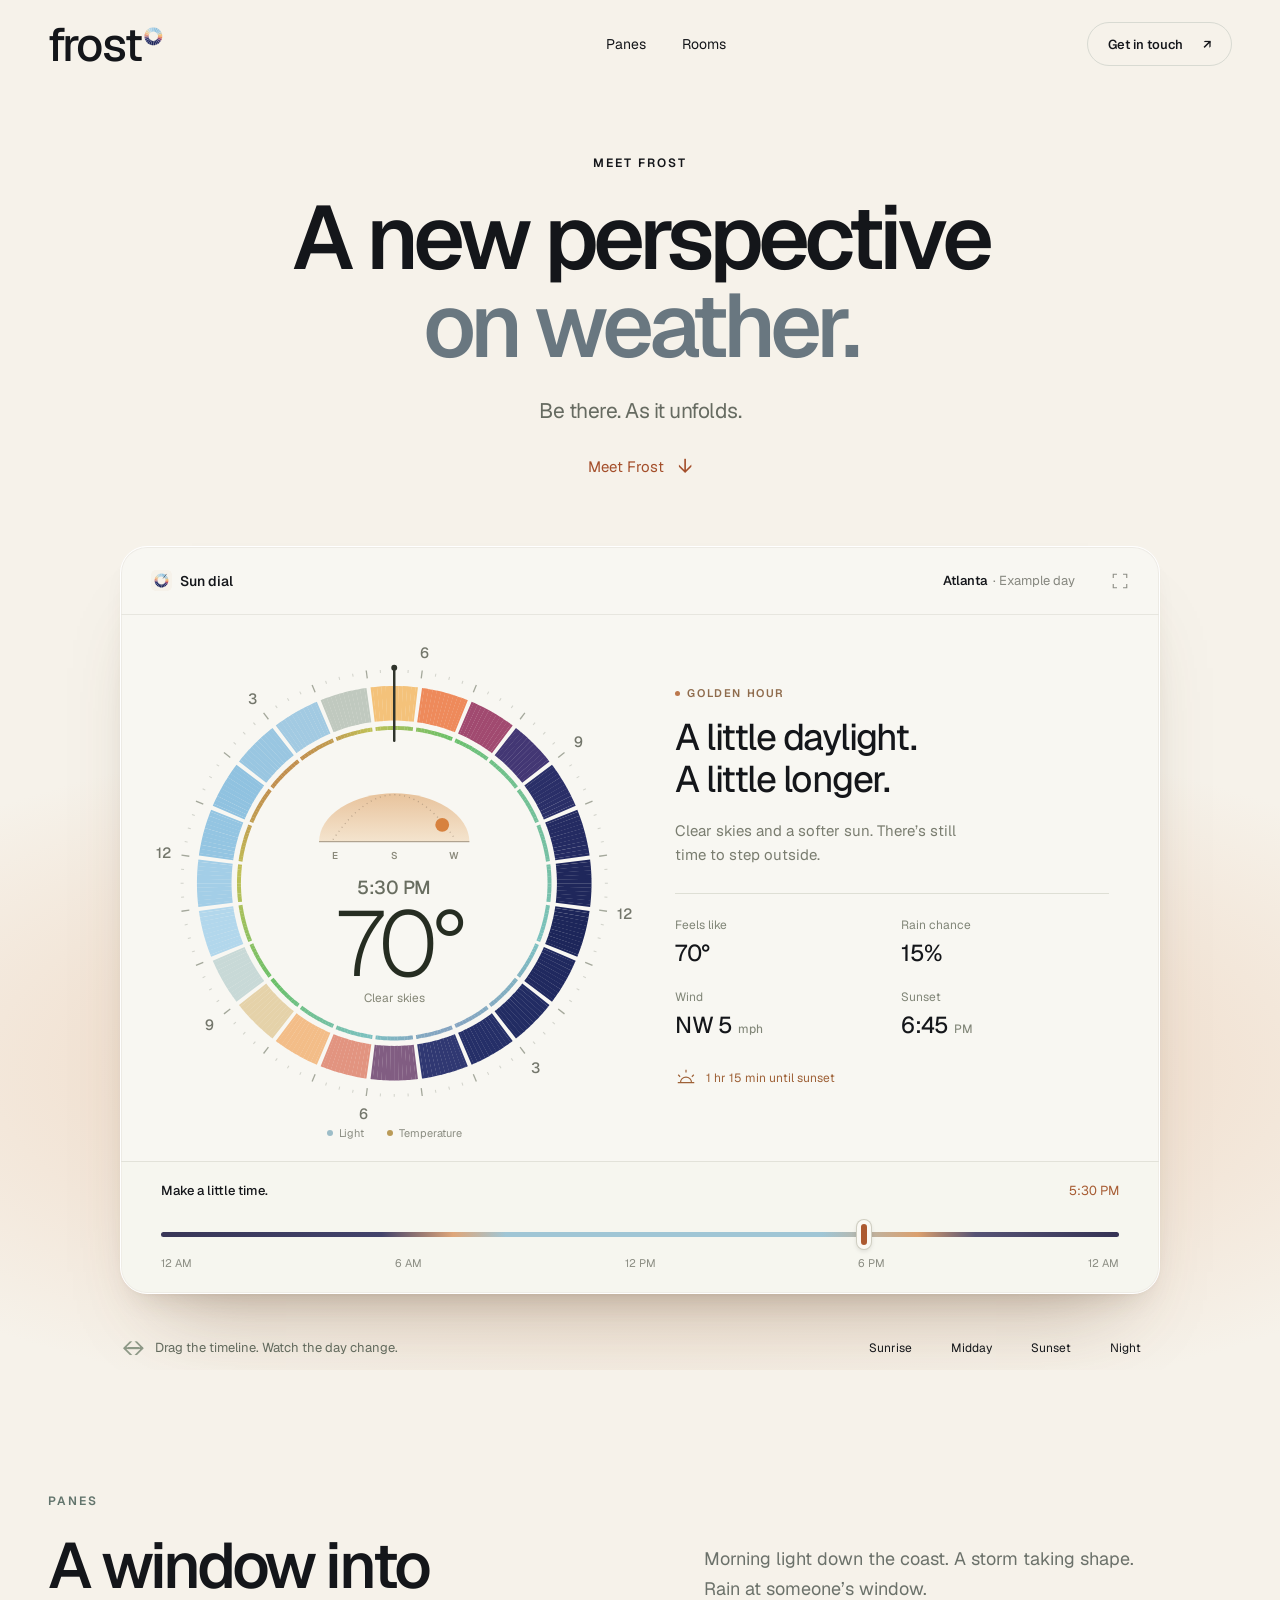
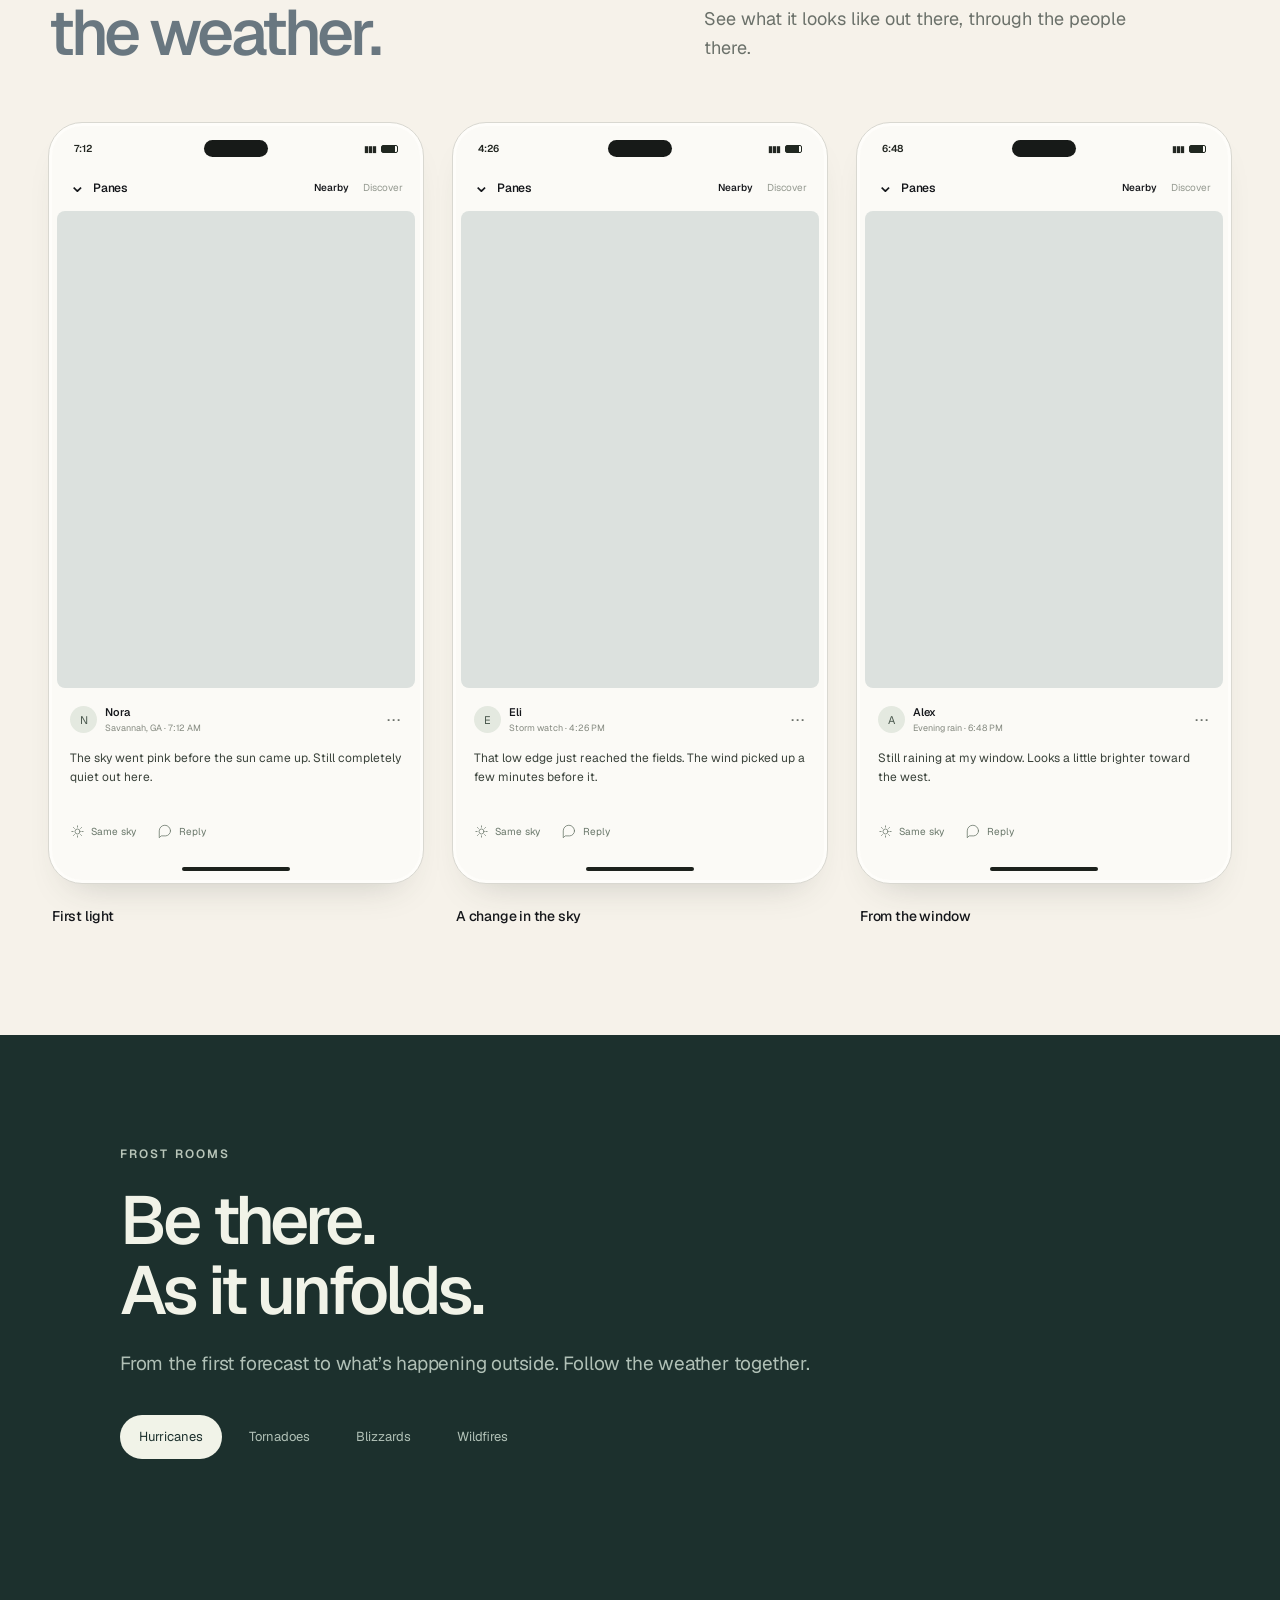
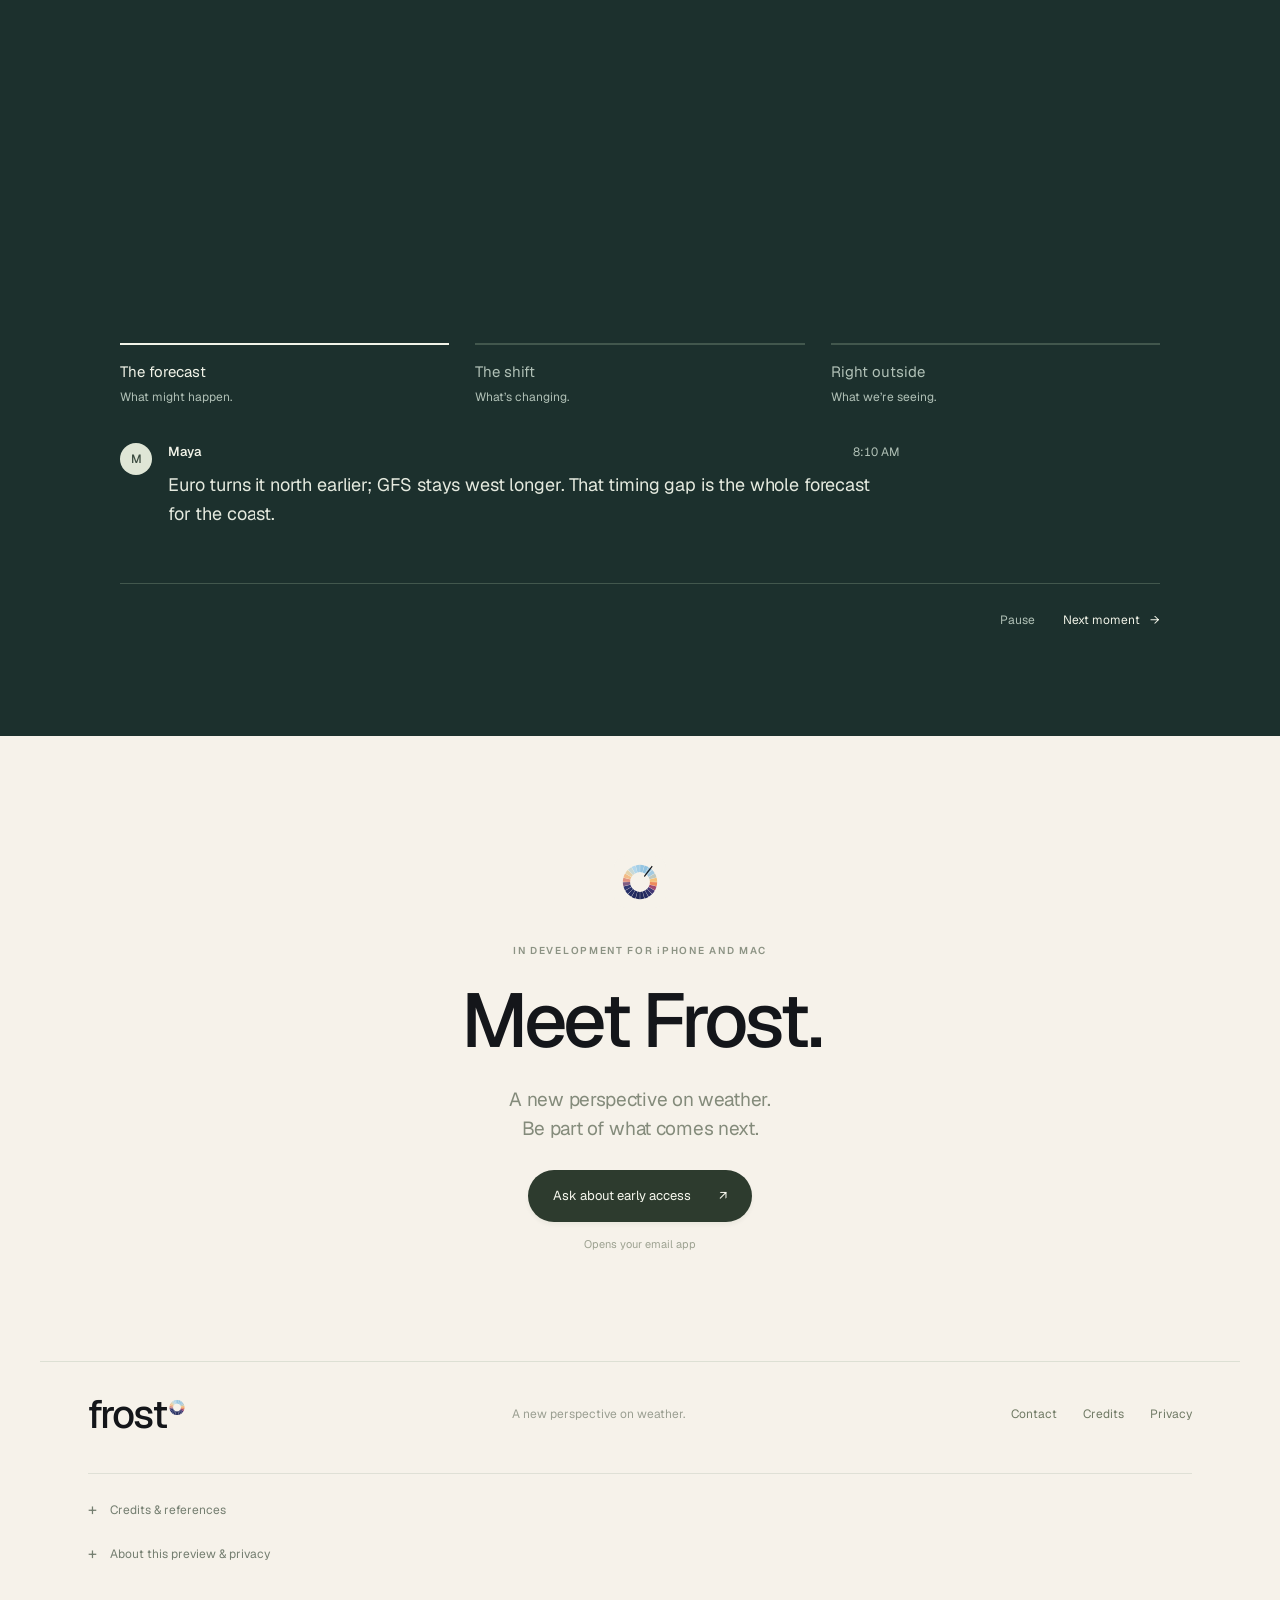
<file: index.html>
<!doctype html>
<html lang="en">
<head>
<meta charset="utf-8"><meta name="viewport" content="width=device-width,initial-scale=1">
<title>Frost — A new perspective on weather.</title>
<meta name="description" content="Meet Frost, in development for iPhone and Mac. A new perspective on weather. Be there. As it unfolds.">
<meta name="theme-color" content="#F6F2EA"><meta name="referrer" content="strict-origin-when-cross-origin">
<meta http-equiv="Content-Security-Policy" content="default-src 'self'; img-src 'self'; font-src 'self'; script-src 'self'; style-src 'self'; connect-src 'none'; base-uri 'none'; form-action 'none'; object-src 'none'">
<link rel="canonical" href="https://frostweather.com/"><meta property="og:type" content="website"><meta property="og:title" content="Frost — A new perspective on weather."><meta property="og:description" content="A new perspective on weather. In development for iPhone and Mac."><meta property="og:url" content="https://frostweather.com/"><meta property="og:image" content="https://frostweather.com/assets/frost-icon.png"><meta name="twitter:card" content="summary">
<link rel="icon" type="image/svg+xml" href="assets/frost-dial.svg?v=17"><link rel="preload" as="font" href="assets/geist.ttf" type="font/ttf" crossorigin><link rel="stylesheet" href="styles.css?v=panes2"><script src="site.js?v=panes2" defer></script>
</head>
<body>
<a class="skip-link" href="#hour-slider">Skip to interactive preview</a>
<header class="site-header"><a class="brand" href="#top" aria-label="Frost home"><svg class="brand-wordmark" aria-hidden="true" focusable="false" xmlns="http://www.w3.org/2000/svg" width="620" height="198" viewBox="30 0 2480 790"><text x="0" y="760" font-family="Geist, sans-serif" font-weight="500" font-size="1000" letter-spacing="-45" fill="#14161A">frost</text><path d="M2279.35 429.98A190 190 0 0 1 2235.39 424.19L2257.47 336.94A100 100 0 0 0 2280.6 339.99Z" fill="#1D265A"></path><path d="M2230.27 422.82A190 190 0 0 1 2189.31 405.86L2233.21 327.29A100 100 0 0 0 2254.77 336.22Z" fill="#20295F"></path><path d="M2184.71 403.2A190 190 0 0 1 2149.54 376.21L2212.28 311.69A100 100 0 0 0 2230.8 325.9Z" fill="#222C63"></path><path d="M2145.79 372.46A190 190 0 0 1 2118.8 337.29L2196.1 291.2A100 100 0 0 0 2210.31 309.72Z" fill="#252F68"></path><path d="M2116.14 332.69A190 190 0 0 1 2099.18 291.73L2185.78 267.23A100 100 0 0 0 2194.71 288.79Z" fill="#303872"></path><path d="M2097.81 286.61A190 190 0 0 1 2092.02 242.65L2182.01 241.4A100 100 0 0 0 2185.06 264.53Z" fill="#815D82"></path><path d="M2092.02 237.35A190 190 0 0 1 2097.81 193.39L2185.06 215.47A100 100 0 0 0 2182.01 238.6Z" fill="#E29480"></path><path d="M2099.18 188.27A190 190 0 0 1 2116.14 147.31L2194.71 191.21A100 100 0 0 0 2185.78 212.77Z" fill="#F3BD88"></path><path d="M2118.8 142.71A190 190 0 0 1 2145.79 107.54L2210.31 170.28A100 100 0 0 0 2196.1 188.8Z" fill="#E5D2A9"></path><path d="M2149.54 103.79A190 190 0 0 1 2184.71 76.8L2230.8 154.1A100 100 0 0 0 2212.28 168.31Z" fill="#C8D9D7"></path><path d="M2189.31 74.14A190 190 0 0 1 2230.27 57.18L2254.77 143.78A100 100 0 0 0 2233.21 152.71Z" fill="#B2D7EC"></path><path d="M2235.39 55.81A190 190 0 0 1 2279.35 50.02L2280.6 140.01A100 100 0 0 0 2257.47 143.06Z" fill="#A3CEE7"></path><path d="M2284.65 50.02A190 190 0 0 1 2328.61 55.81L2306.53 143.06A100 100 0 0 0 2283.4 140.01Z" fill="#94C5E2"></path><path d="M2333.73 57.18A190 190 0 0 1 2374.69 74.14L2330.79 152.71A100 100 0 0 0 2309.23 143.78Z" fill="#90C2E0"></path><path d="M2379.29 76.8A190 190 0 0 1 2414.46 103.79L2351.72 168.31A100 100 0 0 0 2333.2 154.1Z" fill="#99C6E1"></path><path d="M2418.21 107.54A190 190 0 0 1 2445.2 142.71L2367.9 188.8A100 100 0 0 0 2353.69 170.28Z" fill="#A2CAE2"></path><path d="M2447.86 147.31A190 190 0 0 1 2464.82 188.27L2378.22 212.77A100 100 0 0 0 2369.29 191.21Z" fill="#C0C9BF"></path><path d="M2466.19 193.39A190 190 0 0 1 2471.98 237.35L2381.99 238.6A100 100 0 0 0 2378.94 215.47Z" fill="#F4C27A"></path><path d="M2471.98 242.65A190 190 0 0 1 2466.19 286.61L2378.94 264.53A100 100 0 0 0 2381.99 241.4Z" fill="#EE8A5B"></path><path d="M2464.82 291.73A190 190 0 0 1 2447.86 332.69L2369.29 288.79A100 100 0 0 0 2378.22 267.23Z" fill="#A14A70"></path><path d="M2445.2 337.29A190 190 0 0 1 2418.21 372.46L2353.69 309.72A100 100 0 0 0 2367.9 291.2Z" fill="#433774"></path><path d="M2414.46 376.21A190 190 0 0 1 2379.29 403.2L2333.2 325.9A100 100 0 0 0 2351.72 311.69Z" fill="#2A2F68"></path><path d="M2374.69 405.86A190 190 0 0 1 2333.73 422.82L2309.23 336.22A100 100 0 0 0 2330.79 327.29Z" fill="#242B62"></path><path d="M2328.61 424.19A190 190 0 0 1 2284.65 429.98L2283.4 339.99A100 100 0 0 0 2306.53 336.94Z" fill="#1F275B"></path><circle cx="2282" cy="240" r="190.5" fill="none" stroke="#14161A" stroke-opacity=".14" stroke-width="3"></circle>
</svg></a><nav aria-label="Main navigation"><a href="#panes">Panes</a><a href="#rooms">Rooms</a></nav><a class="nav-cta" href="#access">Get in touch <span aria-hidden="true">↗</span></a></header>
<main id="top">
<section class="hero" aria-labelledby="hero-title">
<div class="hero-copy"><p class="eyebrow">MEET FROST</p><h1 id="hero-title">A new perspective<br><span>on weather.</span></h1><p class="hero-description">Be there. As it unfolds.</p><a href="#dial" class="hero-link">Meet Frost <span aria-hidden="true">↓</span></a></div>
<div class="product-stage" id="dial" data-phase="golden"><span id="fp-app" class="anchor-alias"></span><div class="ambient" aria-hidden="true"></div>
<div class="product-window">
<div class="window-bar"><div class="window-title"><img src="assets/frost-dial.svg" alt=""><strong>Sun dial</strong></div><div class="window-location">Atlanta <span>Example day</span></div><svg class="window-expand" width="18" height="18" viewBox="0 0 24 24" fill="none" stroke="currentColor" stroke-width="1.5" aria-hidden="true"><path d="M8 3H3v5m13-5h5v5M3 16v5h5m13-5v5h-5"/></svg></div>
<div class="sky-canvas"><div class="dial-wrap">
<svg class="sky-dial" viewBox="0 0 500 500" role="img" aria-labelledby="dial-title dial-desc"><title id="dial-title">Frost’s 24-hour daylight and weather dial</title><desc id="dial-desc">Each colored segment represents an hour of light. The narrow inner band shows temperature. Use the slider below to move through the day.</desc><defs><linearGradient id="dome-gradient" x1="0" y1="0" x2="0" y2="1"><stop id="dome-top" stop-color="#e8c39c"/><stop id="dome-bottom" offset="1" stop-color="#f4e4ce"/></linearGradient></defs><g id="dial-hours"></g><g id="dial-temp"></g><g id="dial-ticks"></g><g id="dial-labels"></g><line x1="250" y1="32" x2="250" y2="106" class="dial-needle"/><circle cx="250" cy="32" r="3" class="needle-tip"/>
<g class="sun-diagram"><path d="M174 208 A76 49 0 0 1 326 208Z" fill="url(#dome-gradient)"/><path d="M188 206 Q250 115 312 206" fill="none" stroke="#8c7965" stroke-opacity=".5" stroke-width="1.3" stroke-dasharray="1 4"/><path d="M174 208H326" stroke="#9f927f" stroke-width="1"/><circle id="sun-dot" cx="302" cy="190" r="7" fill="#d7823f"/><circle id="moon-dot" cx="250" cy="169" r="6" fill="#f5f1df" opacity="0"/><text x="190" y="226">E</text><text x="250" y="226">S</text><text x="310" y="226">W</text></g>
<text id="dial-time" x="250" y="261" class="dial-time" text-anchor="middle">5:30 PM</text><text id="dial-temp-text" x="255" y="344" class="dial-temperature" text-anchor="middle">70°</text><text id="dial-condition" x="250" y="370" class="dial-condition" text-anchor="middle">Clear skies</text></svg>
<div class="dial-key" aria-hidden="true"><span><i></i>Light</span><span><i></i>Temperature</span></div></div>
<div class="sky-summary"><p class="summary-eyebrow"><span id="phase-dot"></span><span id="sky-phase">GOLDEN HOUR</span></p><h2 id="sky-line">A little daylight.<br>A little longer.</h2><p id="sky-description">Clear skies and a softer sun. There’s still time to step outside.</p><dl class="weather-details"><div><dt>Feels like</dt><dd id="feels">70°</dd></div><div><dt>Rain chance</dt><dd id="rain">15%</dd></div><div><dt>Wind</dt><dd id="wind">NW 5 <span>mph</span></dd></div><div><dt>Sunset</dt><dd>6:45 <span>PM</span></dd></div></dl><div class="light-remaining"><svg width="22" height="22" viewBox="0 0 24 24" fill="none" stroke="currentColor" stroke-width="1.3" aria-hidden="true"><path d="M3 17h18M6 17a6 6 0 0 1 12 0M12 3v3M3.5 8.5l2.1 2.1m12.8 0 2.1-2.1"/></svg><span id="light">1 hr 15 min until sunset</span></div></div></div>
<div class="scrubber"><div class="scrubber-top"><label for="hour-slider">Make a little time.</label><output id="scrub-time" for="hour-slider">5:30 PM</output></div><div class="range-wrap"><input id="hour-slider" type="range" min="0" max="23.75" step="0.25" value="17.5" aria-label="Explore an hour of the example day" aria-valuetext="5:30 PM"><div class="range-marks" aria-hidden="true"><span>12 AM</span><span>6 AM</span><span>12 PM</span><span>6 PM</span><span>12 AM</span></div></div></div>
</div>
<div class="preview-footer"><p><span class="drag-icon" aria-hidden="true">↔</span> Drag the timeline. Watch the day change.</p><div class="presets" aria-label="Choose a time of day"><button type="button" data-hour="7.25">Sunrise</button><button type="button" data-hour="14">Midday</button><button type="button" data-hour="18.75">Sunset</button><button type="button" data-hour="22">Night</button></div></div>
</div>
</section>
<section id="panes" class="panes-section section-wrap" aria-labelledby="panes-title"><div class="panes-intro"><div><p class="eyebrow">PANES</p><h2 id="panes-title">A window into<br><span>the weather.</span></h2></div><p>Morning light down the coast. A storm taking shape. Rain at someone’s window.<br>See what it looks like out there, through the people there.</p></div><div class="panes-gallery" role="group" aria-label="Three illustrative Panes app mock-ups"><figure class="pane-example"><div class="pane-device"><div class="pane-status" aria-hidden="true"><span>7:12</span><span class="pane-island"></span><span class="pane-reception">▮▮▮ <span class="pane-battery"></span></span></div><div class="pane-appbar"><span class="pane-back" aria-hidden="true">⌄</span><strong>Panes</strong><span class="pane-scope">Nearby <span>Discover</span></span></div><div class="pane-image"><img src="assets/pane-first-light.jpg" width="1080" height="810" loading="lazy" decoding="async" alt="A purple dawn sky and palms reflected in the still moat at Fort Pulaski near Savannah."></div><div class="pane-post"><div class="pane-author"><span class="pane-avatar" aria-hidden="true">N</span><div><strong>Nora</strong><span>Savannah, GA · 7:12 AM</span></div><span class="pane-more" aria-hidden="true">···</span></div><p>The sky went pink before the sun came up. Still completely quiet out here.</p><div class="pane-actions" aria-hidden="true"><span><svg viewBox="0 0 24 24" aria-hidden="true"><path d="M12 3v2m0 14v2M3 12h2m14 0h2M5.6 5.6 7 7m10 10 1.4 1.4M5.6 18.4 7 17M17 7l1.4-1.4"/><circle cx="12" cy="12" r="4"/></svg>Same sky</span><span><svg viewBox="0 0 24 24" aria-hidden="true"><path d="M20 11a8 8 0 0 1-8 8H5l-3 3V11a9 9 0 0 1 18 0Z"/></svg>Reply</span></div></div><div class="pane-home" aria-hidden="true"></div></div><figcaption><strong>First light</strong></figcaption></figure><figure class="pane-example"><div class="pane-device"><div class="pane-status" aria-hidden="true"><span>4:26</span><span class="pane-island"></span><span class="pane-reception">▮▮▮ <span class="pane-battery"></span></span></div><div class="pane-appbar"><span class="pane-back" aria-hidden="true">⌄</span><strong>Panes</strong><span class="pane-scope">Nearby <span>Discover</span></span></div><div class="pane-image"><img src="assets/pane-storm-front.jpg" width="1080" height="810" loading="lazy" decoding="async" alt="A layered shelf cloud arching over a young cornfield."></div><div class="pane-post"><div class="pane-author"><span class="pane-avatar" aria-hidden="true">E</span><div><strong>Eli</strong><span>Storm watch · 4:26 PM</span></div><span class="pane-more" aria-hidden="true">···</span></div><p>That low edge just reached the fields. The wind picked up a few minutes before it.</p><div class="pane-actions" aria-hidden="true"><span><svg viewBox="0 0 24 24" aria-hidden="true"><path d="M12 3v2m0 14v2M3 12h2m14 0h2M5.6 5.6 7 7m10 10 1.4 1.4M5.6 18.4 7 17M17 7l1.4-1.4"/><circle cx="12" cy="12" r="4"/></svg>Same sky</span><span><svg viewBox="0 0 24 24" aria-hidden="true"><path d="M20 11a8 8 0 0 1-8 8H5l-3 3V11a9 9 0 0 1 18 0Z"/></svg>Reply</span></div></div><div class="pane-home" aria-hidden="true"></div></div><figcaption><strong>A change in the sky</strong></figcaption></figure><figure class="pane-example"><div class="pane-device"><div class="pane-status" aria-hidden="true"><span>6:48</span><span class="pane-island"></span><span class="pane-reception">▮▮▮ <span class="pane-battery"></span></span></div><div class="pane-appbar"><span class="pane-back" aria-hidden="true">⌄</span><strong>Panes</strong><span class="pane-scope">Nearby <span>Discover</span></span></div><div class="pane-image"><img src="assets/pane-rain-window.jpg" width="1080" height="811" loading="lazy" decoding="async" alt="Rain on a window blurring city lights into colorful bokeh at dusk."></div><div class="pane-post"><div class="pane-author"><span class="pane-avatar" aria-hidden="true">A</span><div><strong>Alex</strong><span>Evening rain · 6:48 PM</span></div><span class="pane-more" aria-hidden="true">···</span></div><p>Still raining at my window. Looks a little brighter toward the west.</p><div class="pane-actions" aria-hidden="true"><span><svg viewBox="0 0 24 24" aria-hidden="true"><path d="M12 3v2m0 14v2M3 12h2m14 0h2M5.6 5.6 7 7m10 10 1.4 1.4M5.6 18.4 7 17M17 7l1.4-1.4"/><circle cx="12" cy="12" r="4"/></svg>Same sky</span><span><svg viewBox="0 0 24 24" aria-hidden="true"><path d="M20 11a8 8 0 0 1-8 8H5l-3 3V11a9 9 0 0 1 18 0Z"/></svg>Reply</span></div></div><div class="pane-home" aria-hidden="true"></div></div><figcaption><strong>From the window</strong></figcaption></figure></div><div class="panes-caption"><span class="panes-swipe">Swipe to explore →</span></div></section>
<section class="rooms" id="rooms" aria-labelledby="rooms-title"><span id="fp-rooms" class="anchor-alias"></span><div class="rooms-inner">
<div class="rooms-heading"><p class="eyebrow">FROST ROOMS</p><h2 id="rooms-title">Be there.<br>As it unfolds.</h2><p>From the first forecast to what’s happening outside. Follow the weather together.</p></div>
<div class="room-story" data-topic="hurricanes">
<nav class="room-topics" aria-label="Choose a weather story"><button type="button" data-room="hurricanes" aria-pressed="true">Hurricanes</button><button type="button" data-room="tornadoes" aria-pressed="false">Tornadoes</button><button type="button" data-room="blizzards" aria-pressed="false">Blizzards</button><button type="button" data-room="wildfires" aria-pressed="false">Wildfires</button></nav>
<figure class="room-figure"><img id="room-photo" src="assets/room-hurricane.jpg" alt="The cloud-lined eye of Hurricane Isabel photographed from the International Space Station in 2003." loading="lazy" decoding="async"></figure>
<div class="room-moments" id="room-moments">
<div class="room-chapters" role="group" aria-label="Choose a story chapter"><button type="button" data-chapter="0" aria-pressed="true">The forecast<small>What might happen.</small></button><button type="button" data-chapter="1" aria-pressed="false">The shift<small>What’s changing.</small></button><button type="button" data-chapter="2" aria-pressed="false">Right outside<small>What we’re seeing.</small></button></div>
<div id="room-note" class="room-note" aria-label="Example conversation" aria-live="off"><article class="room-comment"><span class="room-avatar" aria-hidden="true">M</span><div><div class="room-meta"><strong>Maya</strong><span>8:10 AM</span></div><p>Euro turns it north earlier; GFS stays west longer. That timing gap is the whole forecast for the coast.</p></div></article></div>
<div class="room-foot"><div class="room-controls"><button id="pause-posts" type="button" aria-pressed="false">Pause</button><button id="next-post" type="button">Next moment <span aria-hidden="true">→</span></button></div></div>
<span id="post-status" class="sr-only" role="status"></span>
</div></div></div></section>
<section id="access" class="access section-wrap"><span id="fp-access" class="anchor-alias"></span><img class="access-mark" src="assets/frost-dial.svg" alt=""><p class="eyebrow">IN DEVELOPMENT FOR iPHONE AND MAC</p><h2>Meet Frost.</h2><p>A new perspective on weather.<br>Be part of what comes next.</p><a class="access-button" href="mailto:sean@frostweather.com?subject=Frost%20early%20access">Ask about early access <span aria-hidden="true">↗</span></a><p class="access-email">Opens your email app</p></section>
</main>
<footer class="site-footer"><a class="brand" href="#top" aria-label="Frost home"><svg class="brand-wordmark" aria-hidden="true" focusable="false" xmlns="http://www.w3.org/2000/svg" width="620" height="198" viewBox="30 0 2480 790"><text x="0" y="760" font-family="Geist, sans-serif" font-weight="500" font-size="1000" letter-spacing="-45" fill="#14161A">frost</text><path d="M2279.35 429.98A190 190 0 0 1 2235.39 424.19L2257.47 336.94A100 100 0 0 0 2280.6 339.99Z" fill="#1D265A"></path><path d="M2230.27 422.82A190 190 0 0 1 2189.31 405.86L2233.21 327.29A100 100 0 0 0 2254.77 336.22Z" fill="#20295F"></path><path d="M2184.71 403.2A190 190 0 0 1 2149.54 376.21L2212.28 311.69A100 100 0 0 0 2230.8 325.9Z" fill="#222C63"></path><path d="M2145.79 372.46A190 190 0 0 1 2118.8 337.29L2196.1 291.2A100 100 0 0 0 2210.31 309.72Z" fill="#252F68"></path><path d="M2116.14 332.69A190 190 0 0 1 2099.18 291.73L2185.78 267.23A100 100 0 0 0 2194.71 288.79Z" fill="#303872"></path><path d="M2097.81 286.61A190 190 0 0 1 2092.02 242.65L2182.01 241.4A100 100 0 0 0 2185.06 264.53Z" fill="#815D82"></path><path d="M2092.02 237.35A190 190 0 0 1 2097.81 193.39L2185.06 215.47A100 100 0 0 0 2182.01 238.6Z" fill="#E29480"></path><path d="M2099.18 188.27A190 190 0 0 1 2116.14 147.31L2194.71 191.21A100 100 0 0 0 2185.78 212.77Z" fill="#F3BD88"></path><path d="M2118.8 142.71A190 190 0 0 1 2145.79 107.54L2210.31 170.28A100 100 0 0 0 2196.1 188.8Z" fill="#E5D2A9"></path><path d="M2149.54 103.79A190 190 0 0 1 2184.71 76.8L2230.8 154.1A100 100 0 0 0 2212.28 168.31Z" fill="#C8D9D7"></path><path d="M2189.31 74.14A190 190 0 0 1 2230.27 57.18L2254.77 143.78A100 100 0 0 0 2233.21 152.71Z" fill="#B2D7EC"></path><path d="M2235.39 55.81A190 190 0 0 1 2279.35 50.02L2280.6 140.01A100 100 0 0 0 2257.47 143.06Z" fill="#A3CEE7"></path><path d="M2284.65 50.02A190 190 0 0 1 2328.61 55.81L2306.53 143.06A100 100 0 0 0 2283.4 140.01Z" fill="#94C5E2"></path><path d="M2333.73 57.18A190 190 0 0 1 2374.69 74.14L2330.79 152.71A100 100 0 0 0 2309.23 143.78Z" fill="#90C2E0"></path><path d="M2379.29 76.8A190 190 0 0 1 2414.46 103.79L2351.72 168.31A100 100 0 0 0 2333.2 154.1Z" fill="#99C6E1"></path><path d="M2418.21 107.54A190 190 0 0 1 2445.2 142.71L2367.9 188.8A100 100 0 0 0 2353.69 170.28Z" fill="#A2CAE2"></path><path d="M2447.86 147.31A190 190 0 0 1 2464.82 188.27L2378.22 212.77A100 100 0 0 0 2369.29 191.21Z" fill="#C0C9BF"></path><path d="M2466.19 193.39A190 190 0 0 1 2471.98 237.35L2381.99 238.6A100 100 0 0 0 2378.94 215.47Z" fill="#F4C27A"></path><path d="M2471.98 242.65A190 190 0 0 1 2466.19 286.61L2378.94 264.53A100 100 0 0 0 2381.99 241.4Z" fill="#EE8A5B"></path><path d="M2464.82 291.73A190 190 0 0 1 2447.86 332.69L2369.29 288.79A100 100 0 0 0 2378.22 267.23Z" fill="#A14A70"></path><path d="M2445.2 337.29A190 190 0 0 1 2418.21 372.46L2353.69 309.72A100 100 0 0 0 2367.9 291.2Z" fill="#433774"></path><path d="M2414.46 376.21A190 190 0 0 1 2379.29 403.2L2333.2 325.9A100 100 0 0 0 2351.72 311.69Z" fill="#2A2F68"></path><path d="M2374.69 405.86A190 190 0 0 1 2333.73 422.82L2309.23 336.22A100 100 0 0 0 2330.79 327.29Z" fill="#242B62"></path><path d="M2328.61 424.19A190 190 0 0 1 2284.65 429.98L2283.4 339.99A100 100 0 0 0 2306.53 336.94Z" fill="#1F275B"></path><circle cx="2282" cy="240" r="190.5" fill="none" stroke="#14161A" stroke-opacity=".14" stroke-width="3"></circle>
</svg></a><span>A new perspective on weather.</span><nav aria-label="Footer"><a href="mailto:sean@frostweather.com">Contact</a><a href="#credits">Credits</a><a href="#privacy">Privacy</a></nav><div class="footer-notes"><details id="credits" class="footer-disclosure"><summary>Credits &amp; references</summary><div class="credits-content"><p>Panes are illustrative app mock-ups. People and posts are fictional examples. Rooms uses example conversations with photographs of separate historical events. The dial shows an example day.</p><ul><li><strong>Panes — First light</strong><span>National Park Service · <a href="https://commons.wikimedia.org/wiki/File:Dawn_at_Fort_Pulaski_(80a57d02-1dd8-b71c-07b5-6e006a1bf0b4).JPG">Photo source</a> · <a href="https://creativecommons.org/publicdomain/mark/1.0/">Public domain</a></span></li><li><strong>Panes — A change in the sky</strong><span>NOAA National Weather Service · <a href="https://commons.wikimedia.org/wiki/File:Wea04582_(14504873542).jpg">Photo source</a> · <a href="https://creativecommons.org/publicdomain/mark/1.0/">Public domain</a></span></li><li><strong>Panes — From the window</strong><span>Ermell · <a href="https://commons.wikimedia.org/wiki/File:Rain_on_window_pane_P1320871.jpg">Photo source</a> · <a href="https://creativecommons.org/licenses/by-sa/4.0/">CC BY-SA 4.0</a></span></li><li><strong>Rooms — Hurricane Isabel, 2003</strong><span>NASA / Ed Lu · <a href="https://commons.wikimedia.org/wiki/File:Hurricane_Isabel_eye_from_ISS.jpg">Photo source</a> · Public domain</span></li><li><strong>Rooms — Tornado archive</strong><span>NOAA Photo Library · <a href="https://commons.wikimedia.org/wiki/File:Nssl0090_-_Flickr_-_NOAA_Photo_Library.jpg">Photo source</a> · <a href="https://creativecommons.org/licenses/by/2.0/">Public domain / CC BY 2.0</a></span></li><li><strong>Rooms — Washington, D.C. blizzard, 2016</strong><span>Joe Flood / NOAA Photo Library · <a href="https://commons.wikimedia.org/wiki/File:Blizzard3_-_NOAA.jpg">Photo source</a> · <a href="https://creativecommons.org/licenses/by/2.0/">CC BY 2.0</a></span></li><li><strong>Rooms — East Fork Fire, 2020</strong><span>U.S. Forest Service · <a href="https://commons.wikimedia.org/wiki/File:East_Fork_fire_in_Ashley_National_Forest.jpg">Photo source</a> · Public domain</span></li></ul><p>Photography is cropped for the layouts without color treatment. Frost identity and interface concepts: Sean Stewart. Geist is licensed under the <a href="assets/Geist-OFL.txt">SIL Open Font License</a>. Full image notes and retained asset references: <a href="CREDITS.txt">complete credits</a>.</p></div></details><details id="privacy" class="privacy"><summary>About this preview &amp; privacy</summary><p>Frost is in development. Weather, participants, and conversations on this page are illustrative. This page makes no live weather requests and has no signup database or analytics scripts. The early access link opens your email app; sending a message shares your address and message with Sean at Frost. Photo sources, licenses, and display changes are listed above under Credits &amp; references. GitHub Pages may process technical request information under its <a href="https://docs.github.com/en/site-policy/privacy-policies/github-general-privacy-statement">privacy statement</a>.</p></details></div></footer>
</body></html>
</file>
<file: styles.css>
@font-face{font-family:Geist;src:url('assets/geist.ttf') format('truetype');font-weight:100 900;font-style:normal;font-display:swap}
:root{font-family:Geist,-apple-system,BlinkMacSystemFont,'Segoe UI',sans-serif;color:#242722;background:#f8f7f4;font-synthesis:none;--paper:#f8f7f4;--ink:#242722;--muted:#73766f;--rust:#a44f2b;--line:#dedfd7}*{box-sizing:border-box}html{scroll-behavior:smooth;scroll-padding-top:90px}body{margin:0}a{color:inherit;text-decoration:none}button,input{font:inherit}button,a,input{-webkit-tap-highlight-color:transparent}button{cursor:pointer}button:focus-visible,a:focus-visible,input:focus-visible,summary:focus-visible{outline:3px solid #bf663b;outline-offset:5px}button{color:inherit}img,svg{max-width:100%}button{border:0}::selection{background:#e5c4a3}.skip-link{position:fixed;top:12px;left:12px;z-index:100;background:#fff;padding:14px;border-radius:8px;transform:translateY(-150%)}.skip-link:focus{transform:none}.sr-only{position:absolute;width:1px;height:1px;padding:0;margin:-1px;overflow:hidden;clip:rect(0,0,0,0);white-space:nowrap;border:0}.anchor-alias{position:absolute;top:0}.site-header{height:88px;max-width:1280px;margin:auto;padding:0 48px;display:flex;align-items:center;justify-content:space-between;gap:24px}.brand{display:inline-flex;gap:9px;align-items:center;font-size:30px;letter-spacing:-1.6px;font-weight:550;line-height:1}.brand img{width:29px;height:29px}.site-header nav{display:flex;gap:36px;margin-left:80px}.site-header nav a{font-size:14px;min-height:44px;display:flex;align-items:center}.nav-cta{font-size:13px;font-weight:550;border:1px solid #d8dad2;border-radius:30px;padding:12px 20px;min-height:44px;display:flex;align-items:center;gap:20px;transition:background .2s}.nav-cta:hover{background:#eaece4}.hero{overflow:hidden}.hero-copy{text-align:center;padding:66px 20px 0}.eyebrow{font-size:12px;letter-spacing:2.1px;font-weight:600;line-height:1.5;margin:0 0 22px}.hero h1{font-size:clamp(66px,7.8vw,112px);font-weight:560;letter-spacing:-7px;line-height:.98;margin:0}.hero h1 span{color:#8a8e83}.hero-description{font-size:21px;line-height:1.5;letter-spacing:-.5px;margin:25px 0 18px;color:#666b61}.mobile-break{display:none}.hero-link{display:inline-flex;align-items:center;gap:14px;font-size:15px;color:var(--rust);min-height:44px}.hero-link span{font-size:20px}.product-stage{position:relative;padding:58px 48px 0;max-width:1440px;margin:0 auto;isolation:isolate}.ambient{position:absolute;z-index:-1;inset:-50px -150px -10px;background:radial-gradient(ellipse 60% 38% at 50% 67%,#e3b99b 0,#eac6aa66 50%,transparent 100%);transition:background 1s}.product-stage[data-phase="morning"] .ambient{background:radial-gradient(ellipse 62% 43% at 50% 67%,#c3dbe0 0,#d4e3e266 50%,transparent 100%)}.product-stage[data-phase="day"] .ambient{background:radial-gradient(ellipse 62% 43% at 50% 67%,#b4d2dc 0,#d5e4e666 50%,transparent 100%)}.product-stage[data-phase="night"] .ambient{background:radial-gradient(ellipse 62% 43% at 50% 67%,#8f98b6 0,#bac2d366 50%,transparent 100%)}.product-stage[data-phase="twilight"] .ambient{background:radial-gradient(ellipse 62% 43% at 50% 67%,#c5adc2 0,#dbc1c966 50%,transparent 100%)}.product-window{max-width:1040px;margin:auto;border:1px solid #fff;border-radius:27px;background:#f8f7f2;box-shadow:0 2px 3px #51402e05,0 16px 30px -18px #58432a36,0 50px 80px -44px #58432a5c,inset 0 0 0 1px #e3e0d980;overflow:hidden}.window-bar{height:68px;display:flex;align-items:center;gap:24px;padding:0 30px;border-bottom:1px solid #e7e6df}.window-title{display:flex;gap:8px;align-items:center;font-size:14px}.window-title img{width:21px;height:21px}.window-title strong{font-weight:550}.window-location{margin-left:auto;font-size:13px;font-weight:550}.window-location span{color:#86877f;font-weight:400}.window-expand{color:#8d8e86;margin-left:12px}.sky-canvas{display:grid;grid-template-columns:1.1fr 1fr;align-items:center;min-height:500px;padding:21px 40px 21px 26px;gap:28px}.dial-wrap{min-width:0;position:relative}.sky-dial{display:block;width:100%;overflow:visible}.dial-tick{stroke:#a4a89c;stroke-width:1;opacity:.45}.dial-tick.major{stroke:#818777;stroke-width:1.3;opacity:.7}.dial-label{font-family:Geist,sans-serif;font-size:15px;fill:#73766b;font-weight:500}.dial-needle{stroke:#30342c;stroke-width:2.5;stroke-linecap:round}.needle-tip{fill:#30342c}.sun-diagram text{fill:#8a897b;font-family:Geist,sans-serif;font-weight:550;font-size:10px;text-anchor:middle}.dial-time{fill:#686d60;font-family:Geist,sans-serif;font-weight:500;font-size:19px;letter-spacing:-.5px}.dial-temperature{font-family:Geist,sans-serif;font-weight:260;font-size:93px;letter-spacing:-6px;fill:#262d22}.dial-condition{font-size:12px;fill:#858777;font-family:Geist,sans-serif}.dial-key{display:flex;justify-content:center;gap:23px;font-size:11px;color:#8b8d82;margin-top:-5px}.dial-key span{display:flex;align-items:center;gap:6px}.dial-key i{width:6px;height:6px;background:#9dbdc8;border-radius:50%}.dial-key span+span i{background:#ba9b58}.sky-summary{padding:0 10px 0 6px}.summary-eyebrow{font-size:11px;letter-spacing:1.6px;color:#8f6c4d;font-weight:600;display:flex;align-items:center;gap:7px;margin:0 0 17px}.summary-eyebrow>span:first-child{width:5px;height:5px;flex:none;border-radius:50%;background:#bc784d}.sky-summary h2{font-size:37px;font-weight:450;line-height:1.13;letter-spacing:-1.5px;margin:0 0 18px;min-height:84px}.sky-summary>p:not(.summary-eyebrow){font-size:15px;line-height:1.6;color:#7a7d70;max-width:310px;min-height:48px;margin:0 0 26px}.weather-details{display:grid;grid-template-columns:1fr 1fr;gap:21px 18px;padding-top:23px;border-top:1px solid #dedfd5;margin:0}.weather-details dt{font-size:12px;color:#818678;margin-bottom:5px}.weather-details dd{font-size:23px;font-weight:450;letter-spacing:-.7px;margin:0}.weather-details dd span{font-size:12px;color:#818678;letter-spacing:0}.light-remaining{display:flex;align-items:center;gap:9px;color:#9e6137;font-size:12px;margin-top:27px}.scrubber{border-top:1px solid #e2e2d9;padding:20px 40px 24px;background:#f0f0e84d}.scrubber-top{display:flex;justify-content:space-between;align-items:center;margin-bottom:14px;font-size:13px}.scrubber-top label{font-weight:500}.scrubber-top output{color:#a75c33;font-variant-numeric:tabular-nums}.range-wrap{position:relative}input[type=range]{appearance:none;-webkit-appearance:none;display:block;width:100%;height:44px;margin:0;background:transparent;cursor:ew-resize}input[type=range]::-webkit-slider-runnable-track{height:5px;border-radius:5px;background:linear-gradient(90deg,#383657 0%,#42436b 23%,#dfa679 30.5%,#a0c6d5 36%,#a0c6d5 69%,#dba06e 79%,#565375 85%,#343254 100%)}input[type=range]::-webkit-slider-thumb{appearance:none;-webkit-appearance:none;width:14px;height:29px;border-radius:8px;background:#ac5a31;border:4px solid #faf9f4;box-shadow:0 0 0 1px #cfcec1,0 2px 5px #0002;margin-top:-12px}input[type=range]::-moz-range-track{height:5px;border-radius:5px;background:linear-gradient(90deg,#383657,#dfa679 30%,#a0c6d5 40%,#a0c6d5 69%,#dba06e 79%,#343254)}input[type=range]::-moz-range-thumb{width:7px;height:22px;border-radius:8px;background:#ac5a31;border:4px solid #faf9f4;box-shadow:0 0 0 1px #cfcec1}.range-marks{display:flex;justify-content:space-between;font-size:11px;color:#8b8d83;line-height:1;margin-top:1px}.preview-footer{max-width:1040px;margin:32px auto 0;display:flex;flex-wrap:wrap;align-items:center;justify-content:space-between;gap:12px 24px;padding:0 2px}.preview-footer p{font-size:13px;color:#626a5d;margin:0;display:flex;align-items:center;gap:10px}.drag-icon{font-size:22px;color:#8d9886}.presets{display:flex;gap:5px}.presets button{font-size:12px;min-height:44px;padding:8px 17px;background:transparent;border-radius:28px;transition:background .2s}.presets button:hover,.presets button[aria-pressed=true]{background:#e6e8de}.sample-label{flex-basis:100%;font-size:11px;text-align:center;color:#93968b;margin-top:7px}.section-wrap{max-width:1200px;margin:auto;padding:0 48px}.perspective{padding-top:140px;padding-bottom:140px}.perspective-intro{display:grid;grid-template-columns:1.3fr 1fr;column-gap:70px;align-items:end}.perspective-intro .eyebrow{grid-column:1/-1;margin-bottom:25px}.perspective h2{font-size:57px;line-height:1.06;letter-spacing:-2.8px;font-weight:500;margin:0}.perspective h2 span{color:#8d9186}.perspective-intro>p:last-child{font-size:19px;line-height:1.6;letter-spacing:-.3px;color:#7a8072;margin:0 0 3px;max-width:365px}.perspective-details{display:grid;grid-template-columns:repeat(3,1fr);gap:48px;margin-top:65px}.perspective-details article{padding-top:21px;border-top:1px solid #d8dcd0}.detail-index{font-size:11px;color:#999f90;display:block;margin-bottom:24px}.perspective-details h3{font-size:19px;letter-spacing:-.45px;font-weight:550;margin:0 0 12px}.perspective-details p{font-size:15px;line-height:1.65;margin:0;color:#7b8074;min-height:75px}.light-spectrum{height:6px;margin-top:32px;border-radius:5px;background:linear-gradient(90deg,#383657,#d5a97e 28%,#a0c6d5 40%,#a0c6d5 63%,#dba06e 77%,#343254)}.temperature-line{width:100%;height:32px;color:#b89a6c;margin-top:17px}.detail-links{display:flex;gap:16px;font-size:11px;color:#888f7f;margin-top:28px}.access{padding-top:120px;padding-bottom:110px;text-align:center}.access-mark{width:52px;height:52px;display:block;margin:0 auto 35px}.access .eyebrow{font-size:10px;letter-spacing:1.7px;color:#8c9384;margin-bottom:24px}.access h2{font-size:76px;font-weight:500;line-height:1.01;letter-spacing:-4px;margin:0}.access>p:not(.eyebrow):not(.access-email){font-size:19px;color:#848b7b;line-height:1.55;letter-spacing:-.3px;margin:26px 0}.access-button{display:inline-flex;align-items:center;justify-content:center;gap:28px;border-radius:30px;background:#2d3b2e;color:#f7f8ee;padding:17px 25px;font-size:13px;min-height:52px;box-shadow:0 3px 4px #1925160c;transition:background .2s,transform .2s}.access-button:hover{background:#485b43;transform:translateY(-2px)}.access-email{font-size:11px;color:#9da291;margin:15px 0 0}.site-footer{margin:0 auto;max-width:1200px;padding:30px 48px;display:flex;justify-content:space-between;align-items:center;border-top:1px solid #dde0d4;gap:25px}.site-footer .brand{font-size:24px}.site-footer .brand img{width:22px;height:22px}.site-footer>span{color:#9b9f92;font-size:12px}.site-footer nav{display:flex;gap:26px;font-size:12px;color:#717b66}.site-footer nav a{display:flex;align-items:center;min-height:44px}.privacy{max-width:1104px;margin:0 auto 24px;color:#8f9686;font-size:10px}.privacy summary{cursor:pointer;width:max-content;max-width:100%;min-height:44px;display:flex;align-items:center}.privacy p{max-width:750px;line-height:1.65;font-size:12px;margin:0 0 20px}.privacy a{text-decoration:underline}
@media(min-width:1441px){.hero-copy{padding-top:80px}}@media(max-width:1050px){.hero h1{letter-spacing:-5px}.product-stage{padding-left:30px;padding-right:30px}.sky-canvas{gap:15px;padding:20px 25px 22px 18px;min-height:450px}.sky-summary h2{font-size:32px;min-height:72px}.sky-summary>p:not(.summary-eyebrow){font-size:14px}.sky-summary{padding:0}.perspective-intro{gap:40px}.perspective h2{font-size:49px}.perspective-details{gap:32px}.privacy{margin-left:48px;margin-right:48px}}
@media(max-width:760px){html{scroll-padding-top:24px}.site-header{height:76px;padding:0 24px;gap:20px}.site-header nav{margin-left:auto;gap:22px}.site-header nav a{font-size:12px}.nav-cta{display:none}.brand{font-size:28px}.brand img{width:26px;height:26px}.hero-copy{padding-top:45px}.eyebrow{font-size:10px;letter-spacing:1.5px;margin-bottom:21px}.hero h1{font-size:76px;letter-spacing:-4.8px}.hero-description{font-size:18px;margin-top:22px}.hero-link{font-size:13px}.product-stage{padding:36px 24px 0}.product-window{border-radius:20px;max-width:550px}.window-bar{height:57px;padding:0 21px;gap:10px}.window-title{font-size:12px}.window-title img{width:18px;height:18px}.window-location{font-size:11px}.window-location span{display:none}.window-expand{width:14px;margin-left:5px}.sky-canvas{display:block;padding:12px 24px 25px}.dial-wrap{max-width:420px;margin:0 auto}.dial-key{margin-top:-3px}.sky-summary{padding:27px 5px 0;max-width:420px;margin:auto}.summary-eyebrow{font-size:10px;margin-bottom:12px}.sky-summary h2{font-size:31px;min-height:0;line-height:1.15;letter-spacing:-1.3px}.sky-summary h2 br{display:none}.sky-summary>p:not(.summary-eyebrow){font-size:15px;max-width:none;min-height:48px;margin-bottom:22px}.weather-details{grid-template-columns:repeat(4,1fr);gap:12px;padding-top:19px}.weather-details dt{font-size:10px;margin-bottom:7px}.weather-details dd{font-size:19px;white-space:nowrap}.weather-details dd span{font-size:9px}.light-remaining{font-size:11px;margin-top:20px}.scrubber{padding:18px 25px 24px}.scrubber-top{font-size:12px;margin-bottom:8px}.range-marks{font-size:9px}.preview-footer{justify-content:center;max-width:550px;margin-top:22px;gap:10px}.preview-footer p{flex-basis:100%;justify-content:center;font-size:12px}.presets{gap:6px}.presets button{padding:8px 18px}.sample-label{font-size:10px;margin-top:0}.section-wrap{padding-left:28px;padding-right:28px}.perspective{padding-top:100px;padding-bottom:90px}.perspective-intro{display:block}.perspective h2{font-size:48px;letter-spacing:-2.8px}.perspective-intro>p:last-child{font-size:17px;margin:25px 0 0;max-width:480px}.perspective-details{gap:23px;margin-top:44px}.perspective-details h3{font-size:16px;line-height:1.3}.perspective-details p{font-size:13px;min-height:106px}.detail-index{margin-bottom:16px}.detail-links{font-size:10px;gap:9px;flex-wrap:wrap}.access{padding-top:90px;padding-bottom:80px}.access h2{font-size:62px;letter-spacing:-3.5px}.access>p:not(.eyebrow):not(.access-email){font-size:17px}.site-footer{margin:0 28px;padding:25px 0;flex-wrap:wrap;gap:10px}.site-footer>span{order:3;flex-basis:100%;font-size:11px}.privacy{margin-left:28px;margin-right:28px;font-size:10px}}
@media(max-width:480px){.site-header{padding:0 22px}.hero-copy{padding-top:33px}.hero h1{font-size:62px;letter-spacing:-3.8px}.hero .eyebrow{font-size:9px;letter-spacing:1.5px}.hero-description{font-size:16px;line-height:1.5;letter-spacing:-.2px}.mobile-break{display:block}.product-stage{padding:30px 16px 0}.sky-canvas{padding:7px 17px 23px}.window-bar{padding:0 19px}.dial-key{font-size:10px}.sky-summary{padding:29px 5px 0}.sky-summary h2{font-size:28px;letter-spacing:-1.2px;margin-bottom:14px}.sky-summary>p:not(.summary-eyebrow){font-size:14px}.weather-details{column-gap:7px;row-gap:18px;grid-template-columns:repeat(2,1fr)}.weather-details dt{font-size:11px}.weather-details dd{font-size:22px}.weather-details dd span{font-size:10px}.light-remaining{font-size:11px}.scrubber{padding-left:22px;padding-right:22px}.presets button{font-size:11px;padding:8px 14px}.preview-footer{gap:7px}.preview-footer p{font-size:11px}.sample-label{font-size:9px}.perspective{padding-top:80px;padding-bottom:80px}.perspective h2{font-size:43px;letter-spacing:-2.4px}.perspective-intro>p:last-child{font-size:16px;line-height:1.65}.perspective-details{display:block;margin-top:39px}.perspective-details article{padding:19px 0 28px;position:relative}.perspective-details article:last-child{padding-bottom:0}.detail-index{float:left;margin:4px 14px 0 0}.perspective-details h3{font-size:18px;margin-bottom:12px}.perspective-details p{font-size:15px;min-height:0;padding-left:28px}.light-spectrum{margin:21px 0 2px 28px;height:5px}.temperature-line{margin:15px 0 0 28px;width:calc(100% - 28px);height:26px}.detail-links{margin:20px 0 0 28px;font-size:11px;gap:20px}.access h2{font-size:54px;letter-spacing:-2.8px}.access-mark{width:46px;height:46px}.access .eyebrow{font-size:9px}.access-button{font-size:12px}.access-email{font-size:10px}.site-footer nav{gap:20px;font-size:11px}}
@media(max-width:350px){.hero h1{font-size:53px;letter-spacing:-3px}.hero .eyebrow{font-size:8px;letter-spacing:1.3px}.site-header nav{gap:16px}.hero-description{font-size:15px}.window-bar{padding:0 15px}.sky-summary h2{font-size:25px}.sky-canvas{padding-left:13px;padding-right:13px}.sky-summary>p:not(.summary-eyebrow){font-size:13px}.perspective h2{font-size:38px}.access h2{font-size:48px}}
@media(prefers-reduced-motion:reduce){html{scroll-behavior:auto}*,*:before,*:after{animation:none!important;transition:none!important}}
@media(max-width:1050px){}
@media(max-width:760px){}
@media(max-width:480px){.sky-summary>p:not(.summary-eyebrow){font-size:15px}}
@media(max-width:350px){.sky-summary>p:not(.summary-eyebrow){font-size:15px}}
@media(max-width:760px){.product-window{display:flex;flex-direction:column}.window-bar{order:0;flex:none}.sky-canvas{display:contents}.dial-wrap{order:1;width:100%;padding:14px 20px 24px;max-width:455px}.scrubber{order:2;border-bottom:1px solid #e2e2d9}.sky-summary{order:3;width:100%;max-width:455px;padding:27px 29px 29px}.dial-key{margin-top:-7px}.sky-summary h2 br{display:none}}
@media(max-width:480px){.dial-wrap{padding:8px 12px 23px}.sky-summary{padding:25px 23px 27px}.sky-summary h2{font-size:27px}.sky-summary h2 br{display:none}}
@media(max-width:760px){.sky-summary h2{min-height:72px}}
@media(max-width:480px){.sky-summary h2{min-height:63px}.sky-summary>p:not(.summary-eyebrow){min-height:72px}}
.error-page{min-height:calc(100svh - 88px);padding-top:65px}.error-page h1{font-size:clamp(52px,6vw,76px);font-weight:500;line-height:1.02;letter-spacing:-3px;margin:0}
.window-location span::before{content:'· ';margin-left:3px}
@media(max-width:760px){.window-location{display:flex;flex-direction:column;align-items:flex-end;gap:2px;line-height:1.3}.window-location span{display:block;font-size:9px}.window-location span::before{content:none}.window-expand{display:none}}
@media(max-width:760px){.window-location span{font-size:11px}}
@media(max-width:1050px){}
@media(max-width:760px){}
@media(max-width:480px){}
@media(max-width:350px){}
@media(max-width:760px){}
@media(max-width:350px){}

/* Unfolding: a photograph, three chapters, and one shared moment. */
.rooms{position:relative;background:#1c302d;color:#f1f3e8;padding:110px 48px 94px;--room-secondary:#b0c0b6;--room-line:#42574d}
.rooms-inner{max-width:1040px;margin:auto}.rooms-heading{text-align:left}.rooms-heading .eyebrow{color:#b8c5b9;margin-bottom:22px}.rooms-heading h2{font-size:clamp(52px,5.3vw,76px);line-height:1.035;letter-spacing:-3.8px;font-weight:550;margin:0}.rooms-heading>p:last-child{font-size:19px;line-height:1.6;letter-spacing:-.2px;color:var(--room-secondary);margin:23px 0 0}
.room-topics{display:flex;flex-wrap:wrap;gap:8px;margin:36px 0 22px}.room-topics button{font-size:13px;min-height:44px;padding:0 19px;border:0;border-radius:30px;background:transparent;color:var(--room-secondary);transition:background .2s,color .2s}.room-topics button:hover{color:#fff;background:#ffffff08}.room-topics button[aria-pressed=true]{background:#f1f3e8;color:#1c302d}
.room-figure{margin:0}.room-figure img{display:block;width:100%;height:430px;object-fit:cover;object-position:50% 46%;border-radius:13px}.room-story[data-topic="tornadoes"] .room-figure img{object-position:55% 62%}.room-story[data-topic="wildfires"] .room-figure img{object-position:50% 30%}
.room-caption{display:flex;align-items:center;justify-content:space-between;gap:8px 18px;padding-top:9px;font-size:11px;line-height:1.5;color:var(--room-secondary)}.room-caption a{display:flex;align-items:center;min-height:36px}.room-caption a:hover{text-decoration:underline;text-underline-offset:3px}
.room-chapters{display:grid;grid-template-columns:repeat(3,minmax(0,1fr));gap:26px;margin-top:32px}.room-chapters button{min-width:0;min-height:70px;border:0;border-top:2px solid var(--room-line);padding:15px 0 5px;background:none;text-align:left;font-size:15px;line-height:1.35;color:var(--room-secondary);transition:color .2s,border-color .2s}.room-chapters button[aria-pressed=true]{border-top-color:#f1f3e8;color:#f1f3e8}.room-chapters button:hover{color:#fff}.room-chapters small{display:block;font-size:12px;margin-top:7px;color:var(--room-secondary)}
.room-note{height:130px;margin-top:30px}.room-comment{display:grid;grid-template-columns:34px minmax(0,1fr);align-items:start;gap:14px;max-width:780px}.room-avatar{display:grid;place-items:center;width:32px;height:32px;background:#dfe6d6;color:#3c4c40;border-radius:50%;font-size:12px;font-weight:500}.room-meta{display:flex;justify-content:space-between;align-items:center;gap:16px;margin-bottom:10px;font-size:13px;line-height:1.4}.room-meta strong{font-weight:550}.room-meta span{font-size:12px;color:var(--room-secondary);font-variant-numeric:tabular-nums;white-space:nowrap}.room-comment p{font-size:18px;line-height:1.6;letter-spacing:-.15px;color:#e5eadf;margin:0;max-width:710px}.room-comment.arriving{animation:room-arrive .4s ease-out both}
.room-foot{display:flex;justify-content:space-between;align-items:center;gap:14px 24px;border-top:1px solid var(--room-line);padding-top:14px;margin-top:10px;color:var(--room-secondary);font-size:11px;line-height:1.5}.room-controls{display:flex;align-items:center;gap:28px}.room-controls button{min-height:44px;background:none;border:0;padding:9px 0;font-size:12px;white-space:nowrap;color:var(--room-secondary)}.room-controls #next-post{color:#f1f3e8;display:flex;gap:10px;align-items:center}.room-controls button:hover{text-decoration:underline;text-underline-offset:4px}
@keyframes room-arrive{from{opacity:0;transform:translateY(7px)}to{opacity:1;transform:translateY(0)}}
@media(max-width:1050px){.room-figure img{height:380px}.room-comment{max-width:740px}}
@media(max-width:760px){.rooms{padding:80px 28px 66px}.rooms-heading h2{font-size:58px;letter-spacing:-2.9px}.rooms-heading>p:last-child{font-size:17px;margin-top:20px}.room-topics{margin:30px 0 19px;gap:5px}.room-topics button{font-size:12px;padding:0 15px}.room-figure img{height:340px;border-radius:11px}.room-story[data-topic="wildfires"] .room-figure img{object-position:50% 40%}.room-caption{font-size:10px}.room-chapters{gap:18px;margin-top:25px}.room-chapters button{font-size:14px;min-height:67px}.room-chapters small{font-size:11px}.room-note{height:140px;margin-top:26px}.room-comment{gap:12px}.room-comment p{font-size:17px}.room-meta{font-size:12px}.room-meta span{font-size:11px}.room-foot{font-size:10px}.room-controls{gap:22px}}
@media(max-width:480px){.rooms{padding:72px 22px 55px}.rooms-heading .eyebrow{font-size:10px;letter-spacing:1.7px;margin-bottom:20px}.rooms-heading h2{font-size:48px;letter-spacing:-2.3px}.rooms-heading>p:last-child{font-size:15px;letter-spacing:0;margin-top:18px}.room-topics{gap:1px;margin:27px 0 17px;justify-content:space-between}.room-topics button{font-size:11px;padding:0 12px}.room-figure img{height:300px}.room-caption{flex-wrap:wrap;gap:0 8px;padding-top:10px;font-size:10px}.room-caption a{min-height:32px}.room-chapters{gap:13px;margin-top:23px}.room-chapters button{font-size:12px;min-height:70px;padding-top:12px;line-height:1.4}.room-chapters small{font-size:10px;line-height:1.5;margin-top:6px}.room-note{height:164px;margin-top:24px}.room-comment{grid-template-columns:30px minmax(0,1fr);gap:11px}.room-avatar{width:29px;height:29px;font-size:11px}.room-comment p{font-size:15px;line-height:1.65;letter-spacing:0}.room-meta{font-size:12px;gap:8px;margin-bottom:10px}.room-meta span{font-size:10px}.room-foot{align-items:center;flex-wrap:wrap;gap:6px 15px;padding-top:12px;margin-top:8px}.room-foot>span{font-size:10px}.room-controls{gap:24px;margin-left:auto}.room-controls button{font-size:11px}}
@media(max-width:350px){.rooms{padding-left:20px;padding-right:20px}.rooms-heading h2{font-size:43px;letter-spacing:-2px}.rooms-heading>p:last-child{font-size:14px}.room-topics button{padding:0 10px;font-size:10px}.room-chapters{gap:10px}.room-chapters button{font-size:11px}.room-chapters small{font-size:9px}.room-note{height:174px}.room-comment p{font-size:15px}.room-caption{font-size:10px}}
@media(prefers-reduced-motion:reduce){.room-comment.arriving{animation:none}}

/* Rooms and Panes messaging revision */
.hero h1{font-size:clamp(52px,7vw,100px);letter-spacing:-5px}.hero-description{max-width:680px;margin-left:auto;margin-right:auto}
@media(max-width:480px){.hero h1{font-size:44px;letter-spacing:-2.3px}.hero-description{padding:0 8px}}
@media(max-width:350px){.hero h1{font-size:38px;letter-spacing:-2px}}

/* Frost 17 identity: sun dial ring and raised degree wordmark. */
:root{--paper:#F6F2EA;--ink:#14161A;background:var(--paper);color:var(--ink)}
.brand .brand-wordmark{width:116px;height:auto;display:block;overflow:visible}
.site-footer .brand .brand-wordmark{width:98px;height:auto}
.hero h1 span{color:#697780}
.light-spectrum{background:linear-gradient(90deg,#1D265A,#20295F,#222C63,#252F68,#303872,#815D82,#E29480,#F3BD88,#E5D2A9,#C8D9D7,#B2D7EC,#A3CEE7,#94C5E2,#90C2E0,#99C6E1,#A2CAE2,#C0C9BF,#F4C27A,#EE8A5B,#A14A70,#433774,#2A2F68,#242B62,#1F275B)}
@media(max-width:760px){.brand .brand-wordmark{width:102px;height:auto}.site-footer .brand .brand-wordmark{width:94px}}

/* Panes: photo-led app mock-ups, separate from the daylight dial. */
.panes-section{max-width:1280px;margin:auto;padding-top:122px;padding-bottom:108px}
.panes-intro{display:grid;grid-template-columns:1.1fr 1fr;gap:75px;align-items:end;margin-bottom:56px}
.panes-intro .eyebrow{color:#62746c}.panes-intro h2{font-size:clamp(44px,5vw,68px);font-weight:550;line-height:1.05;letter-spacing:-3.4px;margin:0}.panes-intro h2 span{color:#697780}.panes-intro>p{font-size:18px;line-height:1.65;color:#6b716a;max-width:440px;margin:0 0 3px}
.panes-gallery{display:grid;grid-template-columns:repeat(3,minmax(0,1fr));gap:28px;align-items:start}
.pane-example{min-width:0;margin:0}.pane-device{background:#fbfaf6;border:1px solid #d9d8d1;border-radius:34px;padding:10px 8px 8px;overflow:hidden;box-shadow:0 20px 38px -24px #343a3245,inset 0 0 0 3px #fefdfa}
.pane-status{position:relative;height:32px;display:flex;align-items:center;justify-content:space-between;padding:0 17px;font-size:10px;font-weight:600;color:#222621}.pane-island{width:64px;height:17px;border-radius:12px;background:#171a18;position:absolute;left:50%;transform:translateX(-50%)}.pane-reception{font-size:9px;display:flex;gap:5px;align-items:center;letter-spacing:-1px}.pane-battery{display:block;width:17px;height:8px;border:1px solid #202720;border-radius:2px;background:linear-gradient(90deg,#202720 85%,transparent 85%)}
.pane-appbar{height:46px;display:flex;align-items:center;gap:7px;padding:0 12px;font-size:12px}.pane-appbar strong{font-weight:550;letter-spacing:-.25px}.pane-back{font-size:20px;margin-top:-6px}.pane-scope{margin-left:auto;font-size:10px;font-weight:550;white-space:nowrap}.pane-scope>span{color:#959a91;font-weight:400;margin-left:12px}
.pane-image{overflow:hidden;border-radius:8px;background:#dce1de;aspect-ratio:3/4}.pane-image img{display:block;width:100%;height:100%;object-fit:cover}.pane-example:nth-child(2) .pane-image img{object-position:46% center}
.pane-post{padding:16px 13px 9px}.pane-author{display:flex;align-items:center;gap:8px;min-height:30px}.pane-avatar{height:27px;width:27px;flex-shrink:0;display:grid;place-items:center;background:#e4e9e0;border-radius:50%;font-size:11px;color:#48564b}.pane-author strong{font-size:11px;display:block;font-weight:550;line-height:1.5}.pane-author div>span{display:block;font-size:9px;color:#858a80;line-height:1.6}.pane-more{margin-left:auto;letter-spacing:2px;color:#6b716a}.pane-post>p{font-size:12px;line-height:1.6;color:#3b433b;min-height:58px;margin:14px 0 17px}.pane-actions{display:flex;gap:22px;color:#69776a;font-size:10px;align-items:center}.pane-actions>span{display:flex;gap:6px;align-items:center}.pane-actions svg{width:15px;height:15px;stroke:currentColor;fill:none;stroke-width:1.25;stroke-linecap:round;stroke-linejoin:round}.pane-home{height:4px;width:30%;background:#1c211c;border-radius:4px;margin:19px auto 4px}
.pane-example figcaption{padding:22px 4px 0}.pane-example figcaption strong{display:block;font-size:14px;line-height:1.5;font-weight:500;letter-spacing:-.2px}.pane-example figcaption a{display:inline-flex;align-items:center;min-height:32px;color:#7c8377;font-size:10px;line-height:1.5}.pane-example figcaption a:hover{text-decoration:underline;text-underline-offset:3px}.panes-caption{display:flex;justify-content:space-between;gap:15px;margin-top:25px;color:#8a9084;font-size:10px;line-height:1.7}.panes-swipe{display:none}
@media(max-width:1050px){.panes-gallery{gap:18px}.panes-intro{gap:40px}.panes-intro>p{font-size:16px}.pane-status{padding:0 10px}.pane-scope{font-size:9px}.pane-scope>span{margin-left:8px}.pane-appbar{padding:0 7px}.pane-post{padding-left:9px;padding-right:9px}.pane-post>p{font-size:11px;min-height:72px}.pane-device{border-radius:27px}}
@media(max-width:760px){.panes-section{padding-top:85px;padding-bottom:74px;overflow:hidden}.panes-intro{display:block;margin-bottom:36px}.panes-intro h2{font-size:48px;letter-spacing:-2.5px}.panes-intro>p{font-size:16px;margin-top:24px;max-width:450px}.panes-gallery{display:flex;gap:20px;overflow-x:auto;scroll-snap-type:x mandatory;scroll-padding-left:4px;padding:4px 4px 26px;margin:0 -4px;scrollbar-width:thin;scrollbar-color:#b8c0b3 transparent}.pane-example{flex:0 0 min(76vw,320px);scroll-snap-align:start}.pane-device{border-radius:32px}.pane-appbar{padding:0 12px}.pane-scope{font-size:10px}.pane-status{padding:0 16px}.pane-post{padding:16px 13px 9px}.pane-post>p{font-size:12px;min-height:58px}.panes-caption{margin-top:8px;flex-wrap:wrap}.panes-swipe{display:inline}.pane-example figcaption{padding-top:19px}.pane-example figcaption a{min-height:36px}}
@media(prefers-reduced-motion:reduce){.panes-gallery{scroll-behavior:auto}}

/* Source attribution lives in a single footer disclosure. */
.room-foot{justify-content:flex-end}.room-foot .room-controls{margin-left:auto}
.panes-caption{justify-content:flex-end}.panes-caption:has(.panes-swipe){margin-top:0}
.footer-notes{flex:0 0 100%;width:100%;border-top:1px solid #dfe0d6;margin-top:12px;padding-top:14px}.site-footer{flex-wrap:wrap}
.footer-disclosure,.footer-notes .privacy{color:#747e70;font-size:12px;margin:0;max-width:none}
.footer-disclosure summary,.footer-notes .privacy summary{cursor:pointer;min-height:44px;display:flex;align-items:center;gap:12px;width:max-content;font-size:12px;list-style:none}
.footer-disclosure summary::before,.footer-notes .privacy summary::before{content:'+';font-size:16px;width:10px;font-weight:400}.footer-disclosure[open] summary::before,.footer-notes .privacy[open] summary::before{content:'−'}
.credits-content{padding:7px 0 20px;max-width:950px}.credits-content p,.footer-notes .privacy p{font-size:12px;line-height:1.8;max-width:800px;margin:0 0 22px}.credits-content ul{padding:0;margin:22px 0;list-style:none;display:grid;grid-template-columns:1fr 1fr;gap:23px 40px}.credits-content li strong{font-size:12px;display:block;font-weight:500;color:#515e50;line-height:1.6;margin-bottom:3px}.credits-content li span{font-size:11px;line-height:1.9;display:block}.credits-content a{text-decoration:underline;text-underline-offset:3px}.credits-content a:hover{color:#202c22}
@media(max-width:760px){.credits-content ul{grid-template-columns:1fr;gap:19px}.footer-notes{margin-top:16px}.footer-notes .privacy{margin-left:0;margin-right:0}}

.footer-notes{order:4}
</file>
